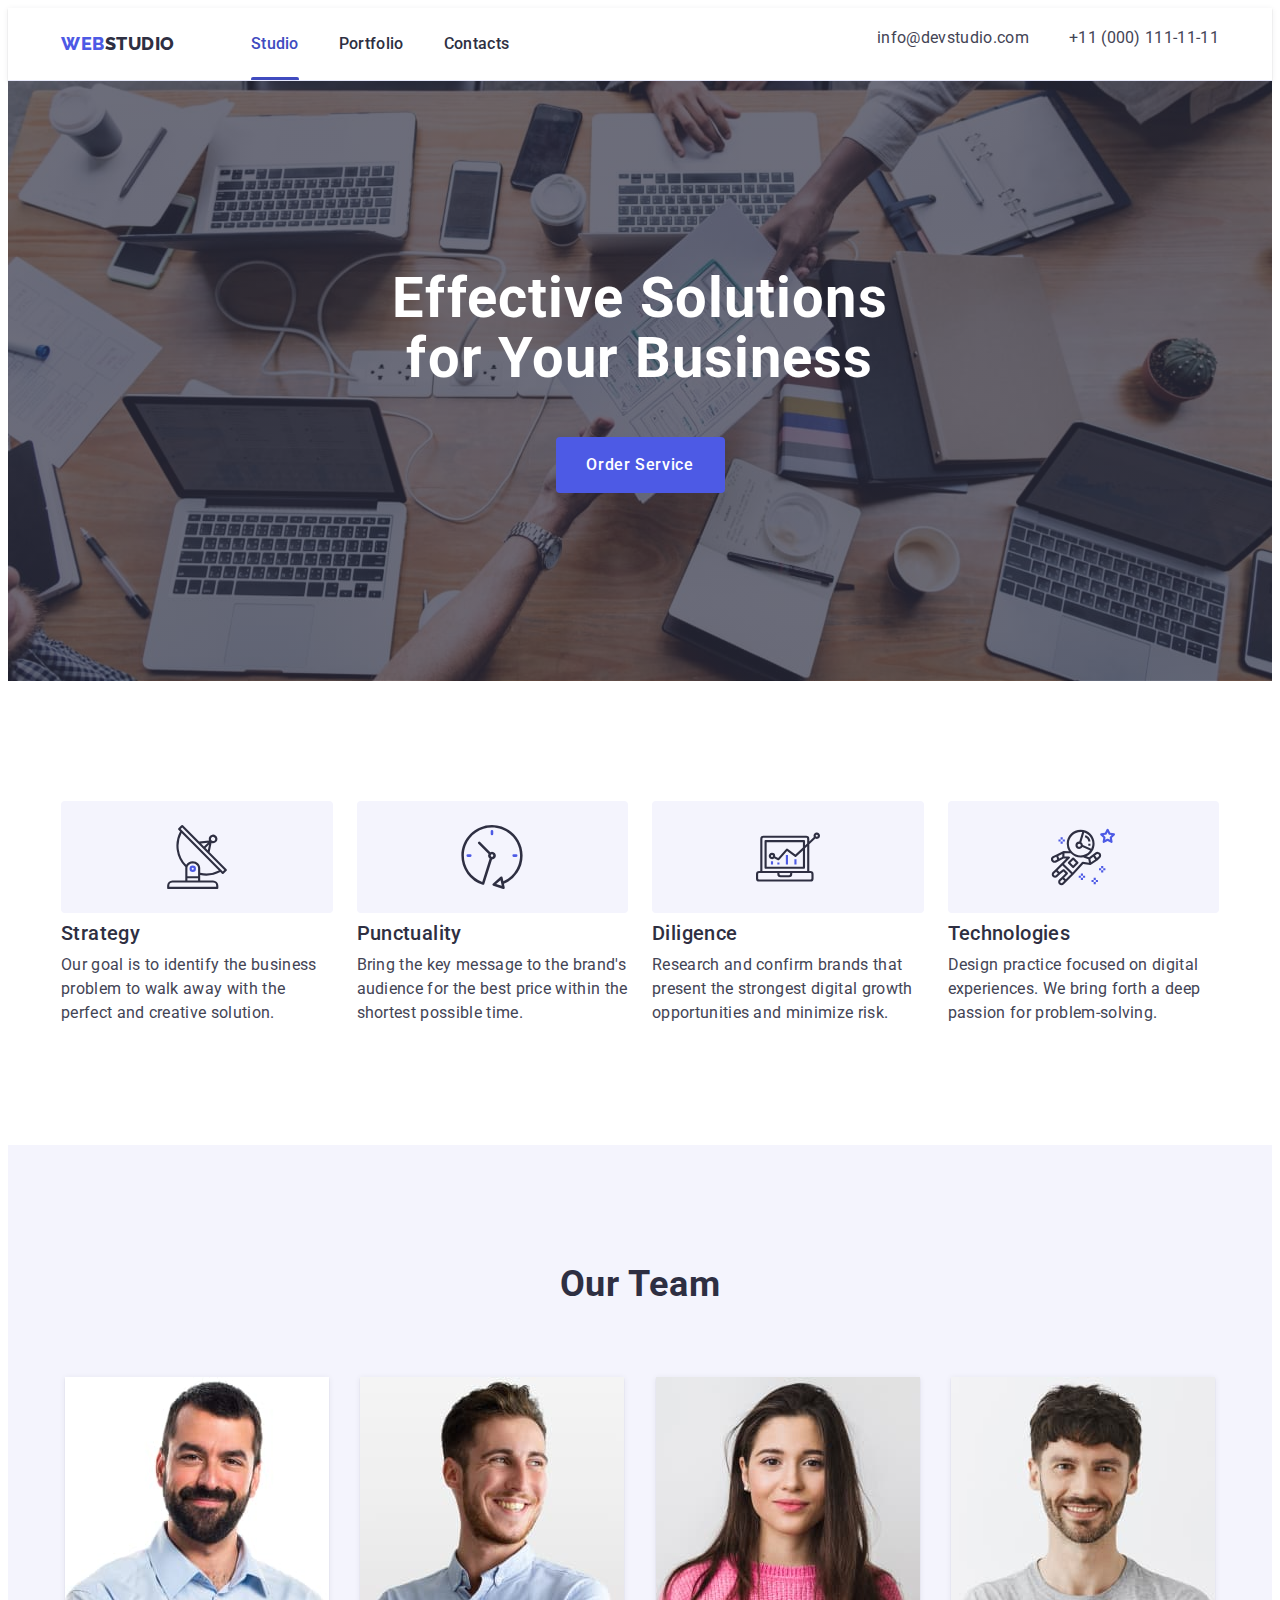
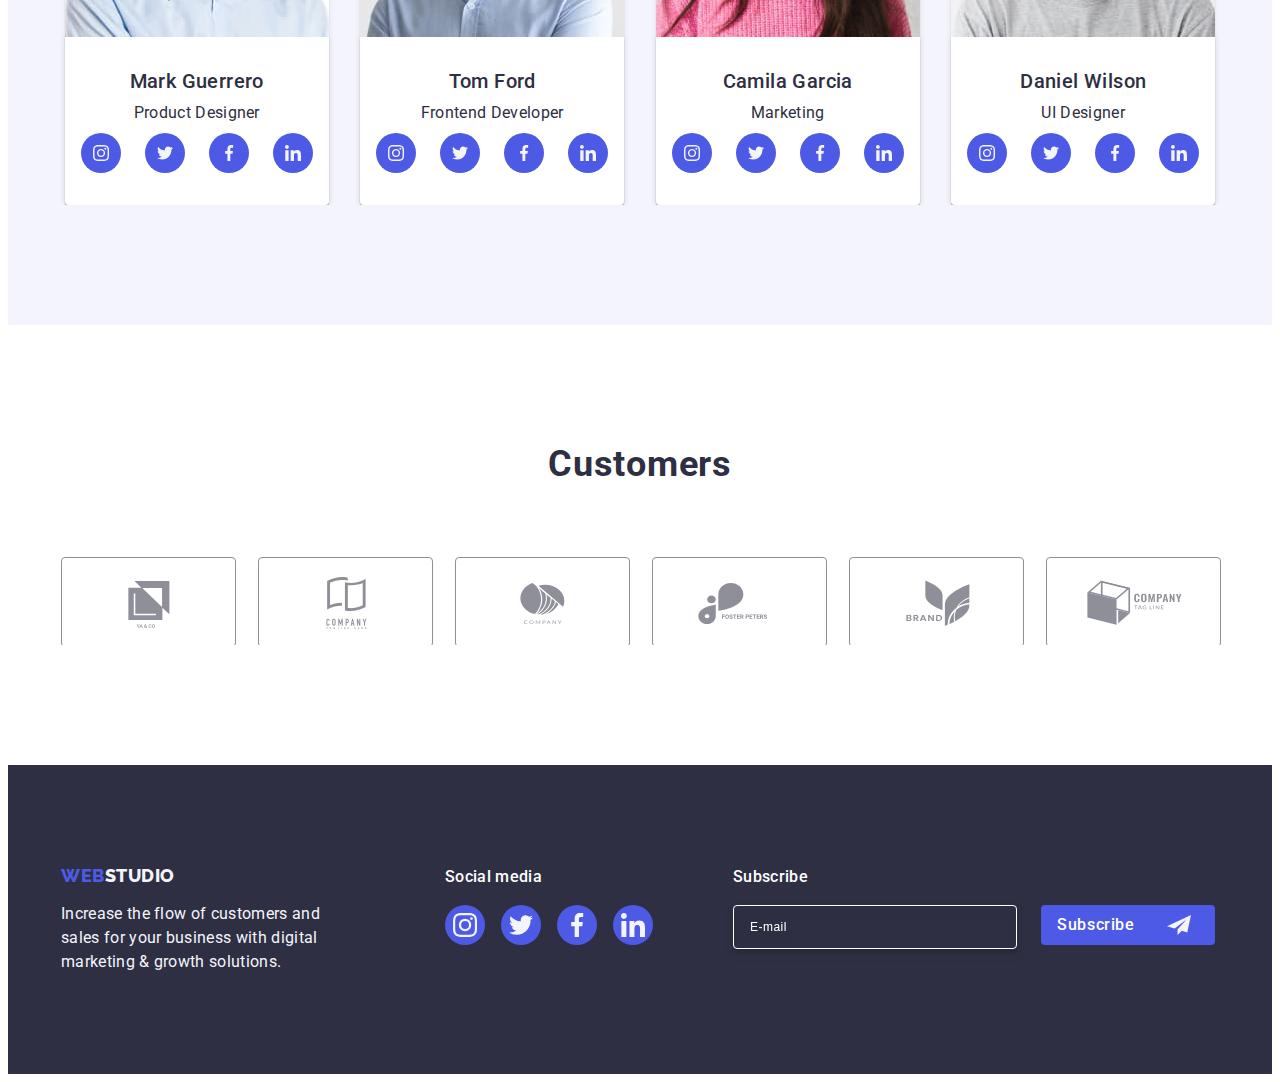
<file: index.html>
<!DOCTYPE html>
<html lang="en">

<head>
    <meta charset="UTF-8">
    <meta name="viewport" content="width=device-width, initial-scale=1.0">
    <title>WebStudio</title>
    <link rel="preconnect" href="https://fonts.googleapis.com">
    <link rel="preconnect" href="https://fonts.gstatic.com" crossorigin>
    <link
        href="https://fonts.googleapis.com/css2?family=Raleway:wght@800&family=Roboto:wght@400;500;700;900&display=swap"
        rel="stylesheet">
    <link rel="stylesheet" href="https://cdnjs.cloudflare.com/ajax/libs/modern-normalize/2.0.0/modern-normalize.min.css"
        integrity="sha512-4xo8blKMVCiXpTaLzQSLSw3KFOVPWhm/TRtuPVc4WG6kUgjH6J03IBuG7JZPkcWMxJ5huwaBpOpnwYElP/m6wg=="
        crossorigin="anonymous" referrerpolicy="no-referrer" />
    <link rel="stylesheet" href="./css/style.css">
    <link rel="stylesheet" href="./css/media.css">
</head>

<body>
 
     <header class="main-menu accent">
        <div class="header-content container mobile-cont">
            <nav class="menu">
                <a href="./index.html" class="logo logotype link">Web<span class="highlight">Studio</span></a>
                <ul class="list menu-content">
                    <li><a href="./index.html" class="link nav-menu callout current">Studio</a></li>
                    <li><a href="./portfolio.html" class="link nav-menu callout">Portfolio</a></li>
                    <li><a href="" class="link nav-menu callout">Contacts</a></li>

                </ul>
            </nav>
            <address class="h-address contacts-content">
                <ul class="list inline">
                    <li class=""><a href="mailto:info@devstudio.com" class="adress-item link">info@devstudio.com</a>
                    </li>
                    <li class=""><a href="tel:+110001111111" class="adress-item link">+11 (000) 111-11-11</a>
                    </li>
                </ul>
            </address>
        
           <button type="button" class="mobile-menu-open-bttn" mobile-open><svg class="hamburger" width="32"height="22"><use href="./images/icons.svg#icon-menu-hamburger"></use>
            </svg>
           </button>
        </div>
    <div class="mobile-menu is-hidden" mobile>
        <div>
           <button type="button" class="mobile-menu-close-bttn" mobile-close>
            <svg class="mobile-icon" width="8" height="8">
                <use href="./images/icons.svg#icon-close-black"></use>
            </svg>
           </button>

            <ul class="list mobile-menu-content">
                <li class="mob-menu-li"><a href="./index.html" class="link mob-link">Studio</a></li>
                <li class="mob-menu-li"><a href="./portfolio.html" class="link mob-link">Portfolio</a></li>
                <li class="mob-menu-li"><a href="" class="link mob-link">Contacts</a></li>
            </ul>
        </div>
        <div class="">
            <address class="mob-address">
                <ul class="mob-address-ul list">
                    <li class="mob-address-li"><a href="tel:+110001111111" class="link mob-link">+11 (000) 111-11-11</a>
                    </li>
                    <li class="mob-address-li"><a href="mailto:info@devstudio.com" class="link mob-address-item">info@devstudio.com</a>
                    </li>
                </ul>
            </address>
            
            <ul class="list mob-social-media">
                    <li class="social-media-ellipse"><a class="ellipse link" href="" aria-label="instagram"
                            target="_blank" rel="nooppener no-referrer"><svg class="icon-color" width="24"
                                height="24">
                                <use href="./images/icons.svg#icon-instagram"></use>
                            </svg></a></li>
                    <li class="social-media-ellipse"><a class="ellipse link" href="" aria-label="twitter"
                            target="_blank" rel="nooppener no-referrer"><svg class="icon-color" width="24"
                                height="24">
                                <use href="./images/icons.svg#icon-twitter"></use>
                            </svg></a></li>
                    <li class="social-media-ellipse"><a class="ellipse link" href="" aria-label="facebook"
                            target="_blank" rel="nooppener no-referrer"><svg class="icon-color" width="24"
                                height="24">
                                <use href="./images/icons.svg#icon-facebook"></use>
                            </svg></a></li>
                    <li class="social-media-ellipse"><a class="ellipse link" href="" aria-label="linkedin"
                            target="_blank" rel="nooppener no-referrer"><svg class="icon-color" width="24"
                                height="24">
                                <use href="./images/icons.svg#icon-linkedin"></use>
                            </svg></a></li>
            </ul>
            </div>
    </div>
    </header>

    <main>
        <section class="solutions hero">
            <div class="container">
                <h1 class="eff-sol text-title">Effective Solutions
                    for Your Business</h1>

                <button type="button" class="click bttn" data-modal-open>Order Service</button>
            </div>
        </section>

        <section class="section">
            <div class="container">
                <h2 class="visually-hidden">features</h2>
                <ul class="features list">
                    <li class="element">
                        <div class="cube">
                            <svg class="icons-point" width="64" height="64">
                                <use href="./images/icons.svg#icon-antenna"></use>
                            </svg>
                        </div>
                        <h3 class="points">Strategy</h3>

                        <p class="point-text">Our goal is to identify the business
                            problem to walk away with the perfect and creative solution.</p>
                    </li>

                    <li class="element">
                        <div class="cube">
                            <svg class="icons-point" width="64" height="64">
                                <use href="./images/icons.svg#icon-clock"></use>
                            </svg>
                        </div>
                        <h3 class="points">Punctuality</h3>

                        <p class="point-text">Bring the key message to the brand's audience for the best price
                            within
                            the
                            shortest possible
                            time.
                        </p>
                    </li>

                    <li class="element">
                        <div class="cube">
                            <svg class="icons-point" width="64" height="64">
                                <use href="./images/icons.svg#icon-diagram"></use>
                            </svg>
                        </div>
                        <h3 class="points">Diligence</h3>

                        <p class="point-text">Research and confirm brands that present the strongest digital growth
                            opportunities and minimize
                            risk.
                        </p>
                    </li>

                    <li class="element">
                        <div class="cube">
                            <svg class="icons-point" width="64" height="64">
                                <use href="./images/icons.svg#icon-astronaut"></use>
                            </svg>
                        </div>
                        <h3 class="points">Technologies</h3>

                        <p class="point-text">Design practice focused on digital experiences. We bring forth a deep
                            passion
                            for
                            problem-solving.
                        </p>
                    </li>
                </ul>
            </div>
        </section>

        <section class="third-section">
            <div class="container">
                <h2 class="title pict-title">What are we doing</h2>
                <ul class="list pictures">

                    <li class=" illustration"><img srcset="./images/img-1.jpg 1x, ./images/img-1x2.jpg 2x" src="./images/img-1.jpg" alt="computer" width="360"></li>
                    <li class=" illustration"><img srcset="./images/img-2.jpg 1x, ./images/img-2x2.jpg 2x" src="./images/img-2.jpg" alt="screens" width="360"></li>
                    <li class=" illustration"><img srcset="./images/img-3.jpg 1x, ./images/img-3x2.jpg 2x" src="./images/img-3.jpg" alt="phone" width="360"></li>

                </ul>
            </div>
        </section>

        <section class="team section">
            <div class="container narrow">
                <h2 class="title pict-title">Our Team</h2>

                <ul class="list pictures">
                    <li class="member avatar"><img srcset="./images/foto-1.jpg 1x, ./images/foto-1-x2.jpg 2x" src="./images/foto-1.jpg" alt="Product Designer" width="264">
                        <div class="card">
                            <h3 class="team-title indent center name">Mark Guerrero</h3>
                            <p class="team-text indent center name">Product Designer</p>
                            <ul class="list social-media">
                                <li class="social-media-ellipse"><a class="ellipse link" href="" aria-label="instagram"
                                        target="_blank" rel="nooppener no-referrer"><svg class="icon-color" width="16"
                                            height="16">
                                            <use href="./images/icons.svg#icon-instagram"></use>
                                        </svg></a></li>
                                <li class="social-media-ellipse"><a class="ellipse link" href="" aria-label="twitter"
                                        target="_blank" rel="nooppener no-referrer"><svg class="icon-color" width="16"
                                            height="16">
                                            <use href="./images/icons.svg#icon-twitter"></use>
                                        </svg></a></li>
                                <li class="social-media-ellipse"><a class="ellipse link" href="" aria-label="facebook"
                                        target="_blank" rel="nooppener no-referrer"><svg class="icon-color" width="16"
                                            height="16">
                                            <use href="./images/icons.svg#icon-facebook"></use>
                                        </svg></a></li>
                                <li class="social-media-ellipse"><a class="ellipse link" href="" aria-label="linkedin"
                                        target="_blank" rel="nooppener no-referrer"><svg class="icon-color" width="16"
                                            height="16">
                                            <use href="./images/icons.svg#icon-linkedin"></use>
                                        </svg></a></li>
                            </ul>
                        </div>
                    </li>
                    <li class="member avatar"><img srcset="./images/foto-2.jpg 1x, ./images/foto-2-x2.jpg 2x" src="./images/foto-2.jpg" alt="Frontend Developer" width="264">
                        <div class="card">
                            <h3 class="team-title indent center name">Tom Ford</h3>
                            <p class="team-text indent center name">Frontend Developer</p>
                            <ul class="list social-media">
                                <li class="social-media-ellipse"><a class="ellipse link" href="" aria-label="instagram"
                                        target="_blank" rel="nooppener no-referrer"><svg class="icon-color" width="16"
                                            height="16">
                                            <use href="./images/icons.svg#icon-instagram"></use>
                                        </svg></a></li>
                                <li class="social-media-ellipse"><a class="ellipse link" href="" aria-label="twitter"
                                        target="_blank" rel="nooppener no-referrer"><svg class="icon-color" width="16"
                                            height="16">
                                            <use href="./images/icons.svg#icon-twitter"></use>
                                        </svg></a></li>
                                <li class="social-media-ellipse"><a class="ellipse link" href="" aria-label="facebook"
                                        target="_blank" rel="nooppener no-referrer"><svg class="icon-color" width="16"
                                            height="16">
                                            <use href="./images/icons.svg#icon-facebook"></use>
                                        </svg></a></li>
                                <li class="social-media-ellipse"><a class="ellipse link" href="" aria-label="linkedin"
                                        target="_blank" rel="nooppener no-referrer"><svg class="icon-color" width="16"
                                            height="16">
                                            <use href="./images/icons.svg#icon-linkedin"></use>
                                        </svg></a></li>
                            </ul>
                        </div>
                    </li>
                    <li class="member avatar"><img srcset="./images/foto-3.jpg 1x, ./images/foto-3-x2.jpg 2x" src="./images/foto-3.jpg" alt="Marketing" width="264">
                        <div class="card">
                            <h3 class="team-title indent center name">Camila Garcia</h3>
                            <p class="team-text indent center name">Marketing</p>
                            <ul class="list social-media">
                                <li class="social-media-ellipse"><a class="ellipse link" href="" aria-label="instagram"
                                        target="_blank" rel="nooppener no-referrer"><svg class="icon-color" width="16"
                                            height="16">
                                            <use href="./images/icons.svg#icon-instagram"></use>
                                        </svg></a>
                                </li>
                                <li class="social-media-ellipse"><a class="ellipse link" href="" aria-label="twitter"
                                        target="_blank" rel="nooppener no-referrer"><svg class="icon-color" width="16"
                                            height="16">
                                            <use href="./images/icons.svg#icon-twitter"></use>
                                        </svg></a></li>
                                <li class="social-media-ellipse"><a class="ellipse link" href="" aria-label="facebook"
                                        target="_blank" rel="nooppener no-referrer"><svg class="icon-color" width="16"
                                            height="16">
                                            <use href="./images/icons.svg#icon-facebook"></use>
                                        </svg></a></li>
                                <li class="social-media-ellipse"><a class="ellipse link" href="" aria-label="linkedin"
                                        target="_blank" rel="nooppener no-referrer"><svg class="icon-color" width="16"
                                            height="16">
                                            <use href="./images/icons.svg#icon-linkedin"></use>
                                        </svg></a></li>
                            </ul>
                        </div>
                    </li>
                    <li class="member avatar"><img srcset="./images/foto-4.jpg 1x, ./images/foto-4-x2.jpg 2x" src="./images/foto-4.jpg" alt="UI Designer" width="264">
                        <div class="card">
                            <h3 class="team-title indent center name">Daniel Wilson</h3>
                            <p class="team-text indent center name">UI Designer</p>
                            <ul class="list social-media">
                                <li class="social-media-ellipse"><a class="ellipse link" href="" aria-label="instagram"
                                        target="_blank" rel="nooppener no-referrer"><svg class="icon-color" width="16"
                                            height="16">
                                            <use href="./images/icons.svg#icon-instagram"></use>
                                        </svg></a></li>
                                <li class="social-media-ellipse"><a class="ellipse link" href="" aria-label="twitter"
                                        target="_blank" rel="nooppener no-referrer"><svg class="icon-color" width="16"
                                            height="16">
                                            <use href="./images/icons.svg#icon-twitter"></use>
                                        </svg></a></li>
                                <li class="social-media-ellipse"><a class="ellipse link" href="" aria-label="facebook"
                                        target="_blank" rel="nooppener no-referrer"><svg class="icon-color" width="16"
                                            height="16">
                                            <use href="./images/icons.svg#icon-facebook"></use>
                                        </svg></a></li>
                                <li class="social-media-ellipse"><a class="ellipse link" href="" aria-label="linkedin"
                                        target="_blank" rel="nooppener no-referrer"><svg class="icon-color" width="16"
                                            height="16">
                                            <use href="./images/icons.svg#icon-linkedin"></use>
                                        </svg></a></li>
                            </ul>
                        </div>
                    </li>
                </ul>
            </div>
        </section>
        <section class="section">
            <div class="container">
                <h2 class="title pict-title">Customers</h2>
                <ul class="list customers">
                    <li class="emblem"><a class="link emblem-link" href="" aria-label="logo" target="_blank"
                            rel="nooppener no-referrer"><svg class="emblem-svg" width="104" height="56">
                                <use href="./images/icons.svg#icon-logo"></use>
                            </svg></a></li>
                    <li class="emblem"><a class="link emblem-link" href="" aria-label="logo-1" target="_blank"
                            rel="nooppener no-referrer"><svg class="emblem-svg" width="104" height="56">
                                <use href="./images/icons.svg#icon-logo-1"></use>
                            </svg></a></li>
                    <li class="emblem"><a class="link emblem-link" href="" aria-label="logo-2" target="_blank"
                            rel="nooppener no-referrer"><svg class="emblem-svg" width="104" height="56">
                                <use href="./images/icons.svg#icon-logo-2"></use>
                            </svg></a></li>
                    <li class="emblem"><a class="link emblem-link" href="" aria-label="logo-5" target="_blank"
                            rel="nooppener no-referrer"><svg class="emblem-svg" width="104" height="56">
                                <use href="./images/icons.svg#icon-logo-5"></use>
                            </svg></a></li>
                    <li class="emblem"><a class="link emblem-link" href="" aria-label="logo-3" target="_blank"
                            rel="nooppener no-referrer"><svg class="emblem-svg" width="104" height="56">
                                <use href="./images/icons.svg#icon-logo-3"></use>
                            </svg></a></li>
                    <li class="emblem"><a class="link emblem-link" href="" aria-label="logo-4" target="_blank"
                            rel="nooppener no-referrer"><svg class="emblem-svg" width="104" height="56">
                                <use href="./images/icons.svg#icon-logo-4"></use>
                            </svg></a></li>
                </ul>
            </div>
        </section>
    </main> 
    <footer class="down down-cont">
        <div class="container footer-container">
            <div class="lp-cont">
                <a href="./index.html" class="logo link mark">Web<span class="down-logo">Studio</span></a>
                <p class="down-par down-text">Increase the flow of customers and sales for your business with digital
                    marketing & growth solutions.
                </p>
            </div>
            <div class="sm-cont">
                <p class="social-media-paragraph"> Social media</p>
                <ul class="list social-media-list">
                    <li class="social-media-point"><a class="footer-media link" href="" aria-label="instagram"
                            target="_blank" rel="nooppener no-referrer"><svg class="icon-color" width="24" height="24">
                                <use href="./images/icons.svg#icon-instagram"></use>
                            </svg></a></li>
                    <li class="social-media-point"><a class="footer-media link" href="" aria-label="twitter"
                            target="_blank" rel="nooppener no-referrer"><svg class="icon-color" width="24" height="24">
                                <use href="./images/icons.svg#icon-twitter"></use>
                            </svg></a></li>
                    <li class="social-media-point"><a class="footer-media link" href="" aria-label="facebook"
                            target="_blank" rel="nooppener no-referrer"><svg class="icon-color" width="24" height="24">
                                <use href="./images/icons.svg#icon-facebook"></use>
                            </svg></a></li>
                    <li class="social-media-point"><a class="footer-media link" href="" aria-label="linkedin"
                            target="_blank" rel="nooppener no-referrer"><svg class="icon-color" width="24" height="24">
                                <use href="./images/icons.svg#icon-linkedin"></use>
                            </svg></a></li>
                </ul>
            </div>
            <div class="footer-form-content">
                <p class="footer-foorm-paragraph">Subscribe</p>
                <form class="footer-form">
                    <label class="footer-form-label"><input class="footer-input" name="email" type="email"
                            placeholder="E-mail" /></label>
                    <button class="footer-btn" type="submit">Subscribe<svg class="icon-color footer-frame" width="24"
                            height="24">
                            <use href="./images/icons.svg#icon-frame"></use>
                        </svg>
                    </button>
                </form>
            </div>
        </div>
    </footer>

    <div class="backdrop is-hidden" data-modal>
        <div class="modal-window">
            <button type="button" class="modal-close-bttn" data-modal-close>
                <svg class="modal-icon" width="8" height="8">
                    <use href="./images/icons.svg#icon-close-black"></use>
                </svg></button>
            <p class="modal-tittle">Leave your contacts and we will call you back</p>
            <form>
                <div class="modal-field"><label for="user-name" class="lable-input">Name </label>
                    <div class="modal-wrap"><input type="text" name="user-name" class="modal-input" required
                            id="user-name" />
                        <svg class="modal-input-svg" width="18" height="24">
                            <use href="./images/icons.svg#icon-person"></use>
                        </svg>
                    </div>
                </div>
                <div class="modal-field"><label for="user-name" class="lable-input">Phone</label>
                    <div class="modal-wrap"><input type="tel" name="user-tel" class="modal-input" required
                            id="user-tel" />
                        <svg class="modal-input-svg" width="18" height="24">
                            <use href="./images/icons.svg#icon-phone"></use>
                        </svg>
                    </div>
                </div>
                <div class="modal-field"><label for="user-email" class="lable-input">Email</label>
                    <div class="modal-wrap"><input type="email" name="user-email" class="modal-input" required
                            id="user-email" />
                        <svg class="modal-input-svg" width="18" height="24">
                            <use href="./images/icons.svg#icon-email"></use>
                        </svg>
                    </div>
                </div>
                <div class="modal-user-comment">
                    <label for="user-comment" class="lable-input">Comment</label>
                    <textarea name="user-comment" id="user-comment" class="modal-textarea"
                        placeholder="Text input"></textarea>
                </div>
                <div class="modal-checkbox">
                    <input type="checkbox" name="user-privacy" id="user-privacy" value="true"
                        class="modal-check visually-hidden" />
                    <label for="user-privacy" class="check-text"><span class="modal-span"><svg class="check-icon"
                                width="10" height="8">
                                <use href="./images/icons.svg#icon-checkmark"></use>
                            </svg>
                        </span>
                        I accept the terms and conditions of the
                        <a href="" class="privacy-link"> Privacy Policy</a></label>
                </div>
                <button type="submit" class="modal-form-bttn" disabled>Send</button>
            </form>

        </div>
    </div>
    <script src="./js/modal.js"></script>
    <script src="./js/mobile.js"></script>
</body>

</html>
</file>
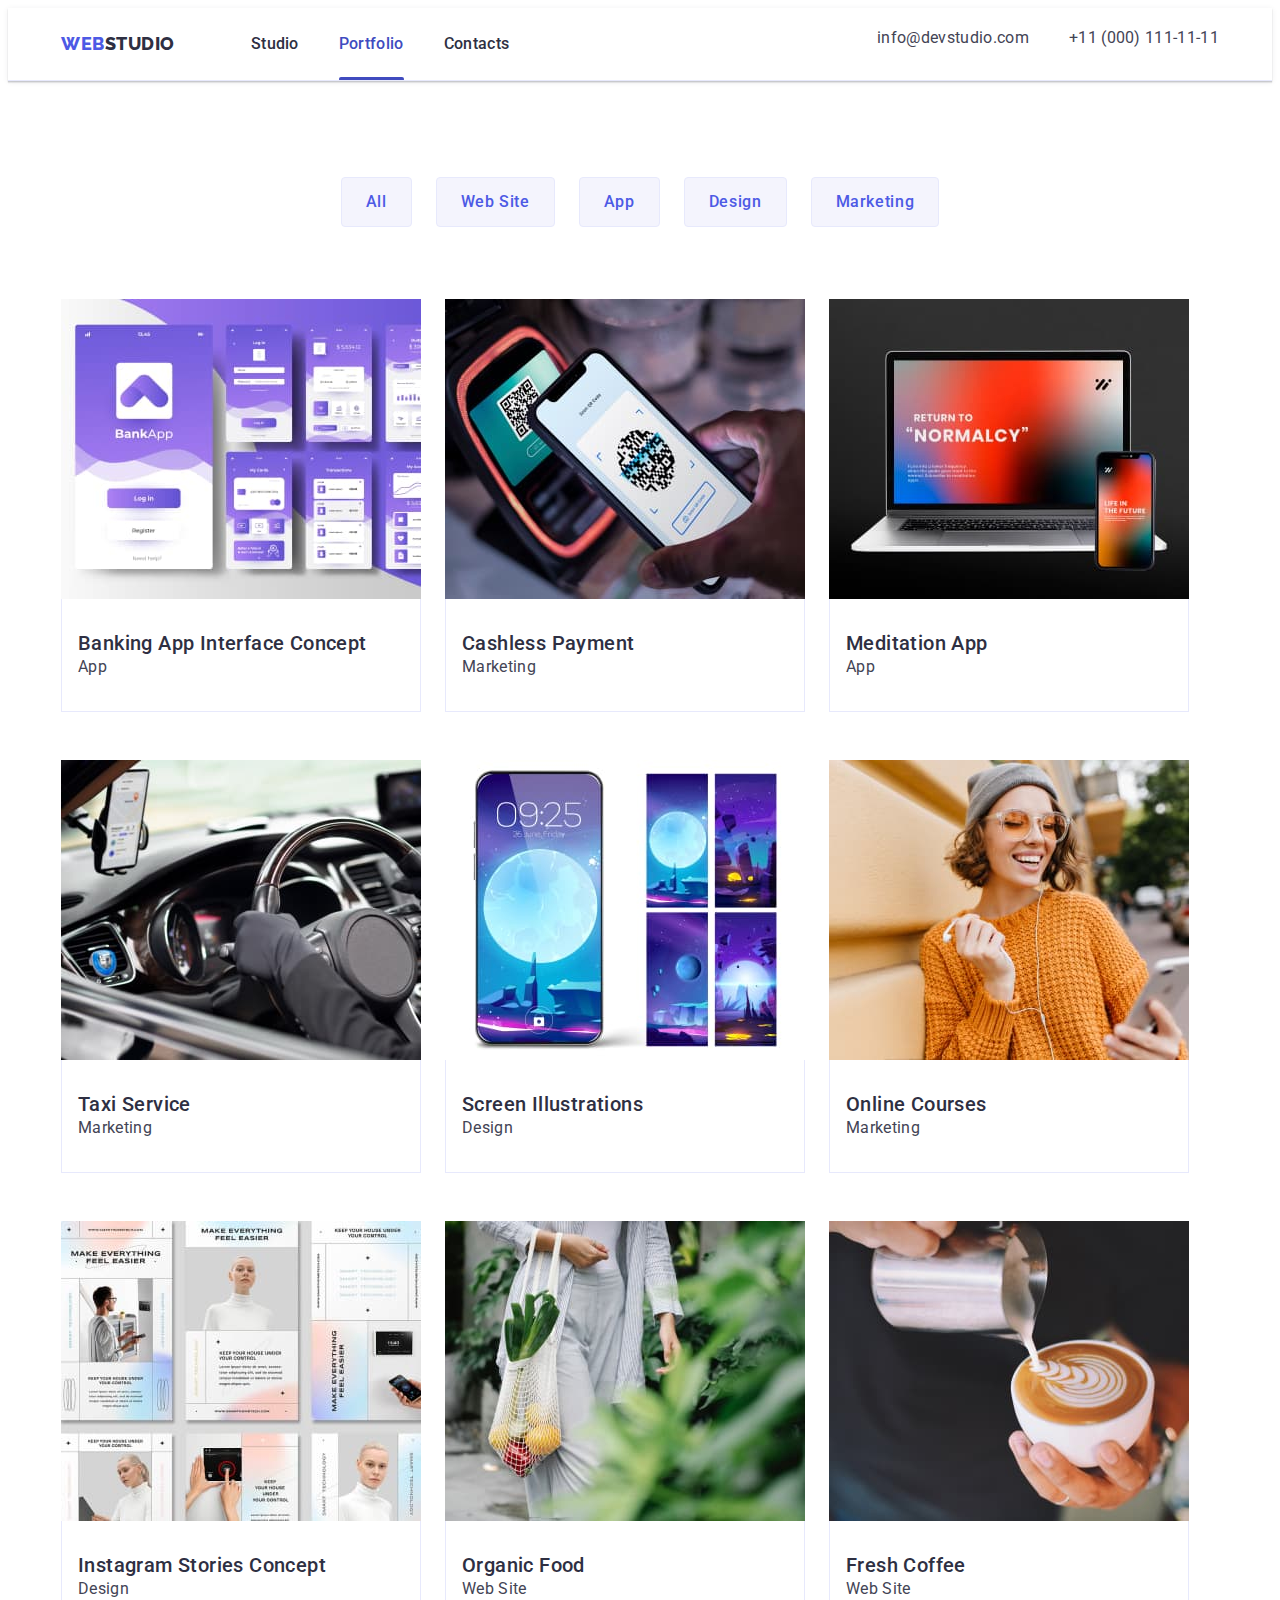
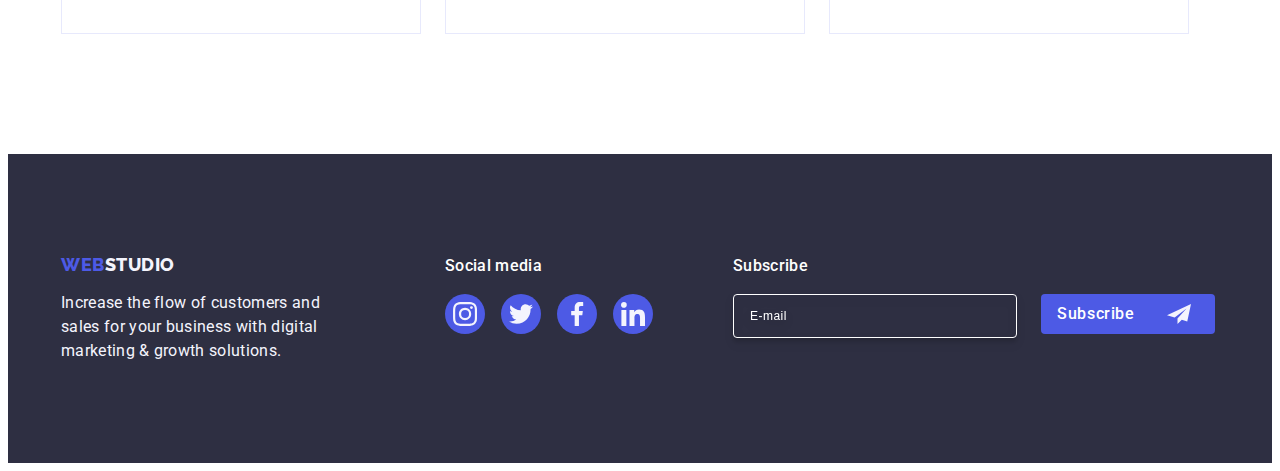
<file: portfolio.html>
<!DOCTYPE html>
<html lang="en">

<head>
    <meta charset="UTF-8">
    <meta name="viewport" content="width=device-width, initial-scale=1.0">
    <title>Portfolio</title>
    <link rel="preconnect" href="https://fonts.googleapis.com">
    <link rel="preconnect" href="https://fonts.gstatic.com" crossorigin>
    <link
        href="https://fonts.googleapis.com/css2?family=Raleway:wght@800&family=Roboto:wght@400;500;700;900&display=swap"
        rel="stylesheet">
    <link rel="stylesheet" href="https://cdnjs.cloudflare.com/ajax/libs/modern-normalize/2.0.0/modern-normalize.min.css"
        integrity="sha512-4xo8blKMVCiXpTaLzQSLSw3KFOVPWhm/TRtuPVc4WG6kUgjH6J03IBuG7JZPkcWMxJ5huwaBpOpnwYElP/m6wg=="
        crossorigin="anonymous" referrerpolicy="no-referrer" />
    <link rel="stylesheet" href="./css/style.css">
    <link rel="stylesheet" href="./css/media.css">
</head>

<body>
    <header class="main-menu accent">
        <div class="header-content container mobile-cont">
            <nav class="menu">
                <a href="./index.html" class="logo logotype link">Web<span class="highlight">Studio</span></a>
                <ul class="list menu-content">
                    <li><a href="./index.html" class="link nav-menu callout">Studio</a></li>
                    <li><a href="./portfolio.html" class="link nav-menu callout current">Portfolio</a></li>
                    <li><a href="" class="link nav-menu callout">Contacts</a></li>

                </ul>
            </nav>
            <address class="h-address contacts-content">
                <ul class="list inline">
                    <li class=""><a href="mailto:info@devstudio.com" class="adress-item link">info@devstudio.com</a>
                    </li>
                    <li class=""><a href="tel:+110001111111" class="adress-item link">+11 (000) 111-11-11</a>
                    </li>
                </ul>
            </address>
        
           <button type="button" class="mobile-menu-open-bttn" mobile-open><svg class="hamburger" width="32" height="22"><use href="./images/icons.svg#icon-menu-hamburger"></use>
            </svg>
           </button>
        </div>
        <div class="mobile-menu is-hidden" mobile>
            <div>
              <button type="button" class="mobile-menu-close-bttn" mobile-close>
                <svg class="mobile-icon" width="8" height="8">
                    <use href="./images/icons.svg#icon-close-black"></use>
                </svg></button>
    
                <ul class="list mobile-menu-content">
                    <li class="mob-menu-li"><a href="./index.html" class="link mob-link">Studio</a></li>
                    <li class="mob-menu-li"><a href="./portfolio.html" class="link mob-link">Portfolio</a></li>
                    <li class="mob-menu-li"><a href="" class="link mob-link">Contacts</a></li>
                </ul>
            </div>
                <address class="mob-address">
                    <ul class="mob-address-ul list">
                        <li class="mob-address-li"><a href="tel:+110001111111" class="link mob-link">+11 (000) 111-11-11</a>
                        </li>
                        <li class="mob-address-li"><a href="mailto:info@devstudio.com" class="link mob-address-item">info@devstudio.com</a>
                        </li>
                    </ul>
                </address>
                    <ul class="list mob-social-media">
                        <li class="social-media-ellipse"><a class="ellipse link" href="" aria-label="instagram"
                                target="_blank" rel="nooppener no-referrer"><svg class="icon-color" width="24"
                                    height="24">
                                    <use href="./images/icons.svg#icon-instagram"></use>
                                </svg></a></li>
                        <li class="social-media-ellipse"><a class="ellipse link" href="" aria-label="twitter"
                                target="_blank" rel="nooppener no-referrer"><svg class="icon-color" width="24"
                                    height="24">
                                    <use href="./images/icons.svg#icon-twitter"></use>
                                </svg></a></li>
                        <li class="social-media-ellipse"><a class="ellipse link" href="" aria-label="facebook"
                                target="_blank" rel="nooppener no-referrer"><svg class="icon-color" width="24"
                                    height="24">
                                    <use href="./images/icons.svg#icon-facebook"></use>
                                </svg></a></li>
                        <li class="social-media-ellipse"><a class="ellipse link" href="" aria-label="linkedin"
                                target="_blank" rel="nooppener no-referrer"><svg class="icon-color" width="24"
                                    height="24">
                                    <use href="./images/icons.svg#icon-linkedin"></use>
                                </svg></a></li>
                    </ul>
                
        </div>

    </header>

    <main>
        <section class="portfolio-section">
            <div class="container">
                <h1 class="visually-hidden">buttons</h1>
                <ul class="list main-type">
                    <li><button type="button" class="press">All</button></li>
                    <li><button type="button" class="press">Web Site</button></li>
                    <li><button type="button" class="press">App</button></li>
                    <li><button type="button" class="press">Design</button></li>
                    <li><button type="button" class="press">Marketing</button></li>
                </ul>



                <ul class="list portfolio-pict">
                    <li class="li-pict">
                        <a href="" class="link portfolio-link">
                            <div class="pict-cont">
                                <picture>
                                    <source srcset="./images/banking.jpg 1x, ./images/banking-x2.jpg 2x" media="(min-width: 1158px)"/>
                                    <source srcset="./images/banking-tab-x1.jpg 1x, ./images/banking-tab-x2.jpg 2x" media="(min-width: 768px)"/>
                                    <source srcset="./images/banking-mob-x1.jpg 1x, ./images/banking-mob-x2.jpg 2x" media="(min-width: 320px)"/>
                                    <img src="./images/banking.jpg" alt="app-interface" width="396">
                                </picture>
                                <p class="overlay-cover">14 Stylish and User-Friendly App Design Concepts · Task Manager
                                    App ·
                                    Calorie Tracker App · Exotic Fruit Ecommerce App ·
                                    Cloud Storage App</p>
                            </div>
                            <div class="description">
                                <h2 class="services indent">Banking App Interface Concept</h2>
                                <p class="applications">App</p>

                            </div>
                        </a>
                    </li>
                    <li class="li-pict">
                        <a href="" class="link portfolio-link">
                            <div class="pict-cont">
                                <picture>
                                    <source srcset="./images/cash-pay.jpg 1x, ./images/cash-pay-x2.jpg 2x" media="(min-width: 1158px)"/>
                                    <source srcset="./images/images/cash-pay-tab.jpg 1x, ./images/cash-pay-tab-x2.jpg 2x" media="(min-width: 768px)"/>
                                    <source srcset="./images/cash-pay-mob.jpg 1x, ./images/cash-pay-mob-x2.jpg 2x" media="(min-width: 320px)"/>
                                    <img src="./images/cash-pay.jpg" alt="payment" width="396">
                                </picture>
                                <p class="overlay-cover">14 Stylish and User-Friendly App Design Concepts · Task Manager
                                    App ·
                                    Calorie Tracker App · Exotic Fruit Ecommerce App ·
                                    Cloud Storage App</p>
                            </div>
                            <div class="description">
                                <h2 class="services indent">Cashless Payment</h2>
                                <p class="applications">Marketing</p>
                            </div>
                        </a>
                    </li>
                    <li class="li-pict">

                        <a href="" class="link portfolio-link">
                            <div class="pict-cont">
                                <picture>
                                    <source srcset="./images/medit.jpg 1x, ./images/medit-x2.jpg 2x" media="(min-width: 1158px)"/>
                                    <source srcset="./images/medit-tab.jpg 1x, ./images/medit-tab-x2.jpg 2x" media="(min-width: 768px)"/>
                                    <source srcset="./images/medit-mob.jpg 1x, ./images/medit-mob-x2.jpg 2x" media="(min-width: 320px)"/>
                                    <img src="./images/medit.jpg" alt="app" width="396">
                                </picture>
                                <p class="overlay-cover">14 Stylish and User-Friendly App Design Concepts · Task Manager
                                    App ·
                                    Calorie Tracker App · Exotic Fruit Ecommerce App ·
                                    Cloud Storage App</p>
                            </div>
                            <div class="description">
                                <h2 class="services indent">Meditation App</h2>
                                <p class="applications">App</p>
                            </div>
                        </a>
                    </li>
                    <li class="li-pict">
                        <a href="" class="link portfolio-link">
                            <div class="pict-cont">
                                <picture>
                                    <source srcset="./images/taxi.jpg 1x, ./images/taxi-x2.jpg 2x" media="(min-width: 1158px)"/>
                                    <source srcset="./images/taxi-tab.jpg 1x, ./images/taxi-tab-x2.jpg 2x" media="(min-width: 768px)"/>
                                    <source srcset="./images/taxi-mob.jpg 1x, ./images/taxi-mob-x2.jpg 2x" media="(min-width: 320px)"/>
                                    <img src="./images/taxi.jpg" alt="service" width="396">
                                </picture>
                                <p class="overlay-cover">14 Stylish and User-Friendly App Design Concepts · Task Manager
                                    App ·
                                    Calorie Tracker App · Exotic Fruit Ecommerce App ·
                                    Cloud Storage App</p>
                            </div>
                            <div class="description">
                                <h2 class="services indent">Taxi Service</h2>
                                <p class="applications">Marketing</p>
                            </div>
                        </a>
                    </li>
                    <li class="li-pict">
                        <a href="" class="link portfolio-link">
                            <div class="pict-cont">
                                <picture>
                                    <source srcset="./images/illustr.jpg 1x, ./images/illustr-x2.jpg 2x" media="(min-width: 1158px)"/>
                                    <source srcset="./images/illustr-tab.jpg 1x, ./images/illustr-tab-x2.jpg 2x" media="(min-width: 768px)"/>
                                    <source srcset="./images/illustr-mob.jpg 1x, ./images/illustr-mob-x2.jpg 2x" media="(min-width: 320px)"/>
                                    <img src="./images/illustr.jpg" alt="screen" width="396">
                                </picture>
                                <p class="overlay-cover">14 Stylish and User-Friendly App Design Concepts · Task Manager
                                    App ·
                                    Calorie Tracker App · Exotic Fruit Ecommerce App ·
                                    Cloud Storage App</p>
                            </div>
                            <div class="description">
                                <h2 class="services indent">Screen Illustrations</h2>
                                <p class="applications">Design</p>
                            </div>
                        </a>
                    </li>
                    <li class="li-pict">
                        <a href="" class="link portfolio-link">
                            <div class="pict-cont">
                                <picture>
                                    <source srcset="./images/on-courses.jpg 1x, ./images/on-courses-x2.jpg 2x" media="(min-width: 1158px)"/>
                                    <source srcset="./images/on-courses-tab.jpg 1x, ./images/on-courses-tab-x2.jpg 2x" media="(min-width: 768px)"/>
                                    <source srcset="./images/on-courses-mob.jpg 1x, ./images/on-courses-mob-x2.jpg 2x" media="(min-width: 320px)"/>
                                    <img src="./images/on-courses.jpg" alt="couses" width="396">
                                </picture>
                                <p class="overlay-cover">14 Stylish and User-Friendly App Design Concepts · Task Manager
                                    App ·
                                    Calorie Tracker App · Exotic Fruit Ecommerce App ·
                                    Cloud Storage App</p>
                            </div>
                            <div class="description">
                                <h2 class="services indent">Online Courses</h2>
                                <p class="applications">Marketing</p>
                            </div>
                        </a>
                    </li>
                    <li class="li-pict">
                        <a href="" class="link portfolio-link">
                            <div class="pict-cont">
                                <picture>
                                    <source srcset="./images/insta.jpg 1x, ./images/insta-x2.jpg 2x" media="(min-width: 1158px)"/>
                                    <source srcset="./images/insta-tab.jpg 1x, ./images/insta-tab-x2.jpg 2x" media="(min-width: 768px)"/>
                                    <source srcset="./images/insta-mob.jpg 1x, ./images/insta-mob-x2.jpg 2x" media="(min-width: 320px)"/>
                                    <img src="./images/insta.jpg" alt="stories" width="396">
                                </picture>
                                <p class="overlay-cover">14 Stylish and User-Friendly App Design Concepts · Task Manager
                                    App ·
                                    Calorie Tracker App · Exotic Fruit Ecommerce App ·
                                    Cloud Storage App</p>
                            </div>
                            <div class="description">
                                <h2 class="services indent">Instagram Stories Concept</h2>
                                <p class="applications">Design</p>
                            </div>
                        </a>
                    </li>
                    <li class="li-pict">
                        <a href="" class="link portfolio-link">
                            <div class="pict-cont">
                                <picture>
                                    <source srcset="./images//organic.jpg 1x, ./images//organic-x2.jpg 2x" media="(min-width: 1158px)"/>
                                    <source srcset="./images//organic-tab.jpg 1x, ./images//organic-tab-x2.jpg 2x" media="(min-width: 768px)"/>
                                    <source srcset="./images//organic-mob.jpg 1x, ./images//organic-mob-x2.jpg 2x" media="(min-width: 320px)"/>
                                    <img src="./images/organic.jpg" alt="food" width="396">
                                </picture>
                                <p class="overlay-cover">14 Stylish and User-Friendly App Design Concepts · Task Manager
                                    App ·
                                    Calorie Tracker App · Exotic Fruit Ecommerce App ·
                                    Cloud Storage App</p>
                            </div>
                            <div class="description">
                                <h2 class="services indent">Organic Food</h2>
                                <p class="applications">Web Site</p>
                            </div>
                        </a>
                    </li>
                    <li class="li-pict">
                        <a href="" class="link portfolio-link">
                            <div class="pict-cont">
                                <picture>
                                    <source srcset="./images/fresh.jpg 1x, ./images/fresh-x2.jpg 2x" media="(min-width: 1158px)"/>
                                    <source srcset="./images/fresh-tab.jpg 1x, ./images/fresh-tab-x2.jpg 2x" media="(min-width: 768px)"/>
                                    <source srcset="./images/fresh-mob.jpg 1x, ./images/fresh-mob-x2.jpg 2x" media="(min-width: 320px)"/>
                                    <img src="./images/fresh.jpg" alt="coffee" width="396">
                                </picture>
                                <p class="overlay-cover">14 Stylish and User-Friendly App Design Concepts · Task Manager
                                    App ·
                                    Calorie Tracker App · Exotic Fruit Ecommerce App ·
                                    Cloud Storage App</p>
                            </div>
                            <div class="description">
                                <h2 class="services indent">Fresh Coffee</h2>
                                <p class="applications">Web Site</p>
                            </div>
                        </a>
                    </li>
                </ul>
            </div>
        </section>
    </main>

    <footer class="down down-cont">
        <div class="container footer-container">
            <div class="lp-cont">
                <a href="./index.html" class="logo link mark">Web<span class="down-logo">Studio</span></a>
                <p class="down-par down-text">Increase the flow of customers and sales for your business with digital
                    marketing & growth solutions.
                </p>
            </div>
            <div class="sm-cont">
                <p class="social-media-paragraph"> Social media</p>
                <ul class="list social-media-list">
                    <li class="social-media-point"><a class="footer-media link" href="" aria-label="instagram"
                            target="_blank" rel="nooppener no-referrer"><svg class="icon-color" width="24" height="24">
                                <use href="./images/icons.svg#icon-instagram"></use>
                            </svg></a></li>
                    <li class="social-media-point"><a class="footer-media link" href="" aria-label="twitter"
                            target="_blank" rel="nooppener no-referrer"><svg class="icon-color" width="24" height="24">
                                <use href="./images/icons.svg#icon-twitter"></use>
                            </svg></a></li>
                    <li class="social-media-point"><a class="footer-media link" href="" aria-label="facebook"
                            target="_blank" rel="nooppener no-referrer"><svg class="icon-color" width="24" height="24">
                                <use href="./images/icons.svg#icon-facebook"></use>
                            </svg></a></li>
                    <li class="social-media-point"><a class="footer-media link" href="" aria-label="linkedin"
                            target="_blank" rel="nooppener no-referrer"><svg class="icon-color" width="24" height="24">
                                <use href="./images/icons.svg#icon-linkedin"></use>
                            </svg></a></li>
                </ul>
            </div>
            <div class="footer-form-content">
                <p class="footer-foorm-paragraph">Subscribe</p>
                <form class="footer-form">
                    <label class="footer-form-label"><input class="footer-input" name="email" type="email"
                            placeholder="E-mail" /></label>
                    <button class="footer-btn" type="submit">Subscribe<svg class="icon-color footer-frame" width="24"
                            height="24">
                            <use href="./images/icons.svg#icon-frame"></use>
                        </svg>
                    </button>
                </form>
            </div>
        </div>
    </footer>
    <script src="./js/mobile.js"></script>
</body>


</html>
</file>
<file: css/style.css>
:root {
    --main-color: #2E2F42;
    --logo-color: #4D5AE5;
--second-color: #434455;
    --white: #FFF;
    --cloud: #F4F4FD;
    --cornflower:#E7E9FC;
    --lightslate: #8E8F99;
    --super-blue: #404BBF;
    --dairy: #FCFCFC;
    --moonlight: #FFFFFF;
}

body{
    font-family: 'Roboto', sans-serif;
    color: var(--second-color,#434455);
    background-color:var(--moonlight);
    
}



h1,
h2,
h3,
p {
	margin-top: 0;
	margin-bottom: 0;
}

ul {
	margin-top: 0;
	margin-bottom: 0;
	padding-left: 0;
} 
img {
    display: block;
    max-width: 100%;
    height: auto;
  }

    .link {
            text-decoration: none;
          }
    
    .list {
            list-style-type: none;
        } 

    .link:hover {
        color: var(--super-blue);
    }
    .link:focus {
        color: var(--super-blue);
    }
    .no-scroll {
        overflow: hidden;
    }

    .logo {
            font-size: 18px;
            font-family: "Raleway", sans-serif;
            line-height: 1.17;
            letter-spacing: 0.03em;
            text-transform: uppercase;
            color: var(--logo-color,#4D5AE5);
            font-weight: 800;                 
    }

    .highlight {
        color: var(--main-color);
    }
        
        .main-menu {
            box-shadow: 0px 2px 1px rgba(46, 47, 66, 0.08),
                0px 1px 1px rgba(46, 47, 66, 0.16),
                0px 1px 6px rgba(46, 47, 66, 0.08);
        }
        .accent {
            border-bottom: 1px solid var(--cornflower,#E7E9FC);
        }
        .menu {
            display: flex;
            align-items: center;
        }
        .mobile-cont {
            display: flex;
            align-items: center;
            justify-content: space-between;
        }
        
        .mobile-menu-open-bttn {
            margin-top: 24px;
            margin-bottom: 24px;
            border: none;
            background-color: transparent;
            transition: color 250ms cubic-bezier(0.4, 0, 0.2, 1);
        }
        .hamburger {
           stroke: var(--main-color);
           stroke-width: 1px;
            transition: color 250ms cubic-bezier(0.4, 0, 0.2, 1);
        }
        .mobile-menu-open-bttn:is(:hover, :focus) .hamburger {
            stroke: var(--super-blue);
            }
            .mobile-menu-open-bttn:hover {
                border-color: var(--super-blue);
                color: var(--super-blue);
            }
            .mobile-menu-open-bttn:focus {
                border-color: var(--super-blue);
                color: var(--super-blue);
            }
        .mobile-menu {
            position: fixed;
            top: 0;
            left: 0;
            background-color: var(--white);
            width: 100%;
            height: 100%;
            z-index: 2;
            padding: 24px 24px 40px 40px;
           
            display: flex;
            flex-direction: column;
            justify-content: space-between;
        }
        
        .mobile-menu-close-bttn {
            display: block;
            margin-left: auto;
            margin-bottom: 32px;
            cursor: pointer;
               content: "";
               border: 1px solid var(--lightslate);
               border-radius: 50%;
              
               transition: fill 250ms cubic-bezier(0.4, 0, 0.2, 1), border 250ms cubic-bezier(0.4, 0, 0.2, 1);
        }
        .mobile-icon {
            fill: var(--main-color);
         transition: fill 250ms cubic-bezier(0.4, 0, 0.2, 1);
         }

                         .mobile-menu-close-bttn:hover {
                        background-color: var(--super-blue);
                         border: none;
                         }
                         .mobile-menu-close-bttn:focus {
                             background-color: var(--super-blue);
                             border: none;
                         }
                         .mobile-menu-close-bttn:is(:hover, :focus) .mobile-icon {
 fill: var(--moonlight);
}
.mob-menu-li:not(:last-child) {
      margin-bottom: 40px;
}
        .mob-link {
            color: var(--main-color);
font-size: 36px;
font-weight: 700;
line-height: 1.11;
letter-spacing: 0.02em;
text-transform: capitalize;

        }
        
        .mob-address-li {
            padding-bottom: 40px;
        }
        .mob-address-item {
            color: var(--main-color);
font-size: 20px;
font-weight: 500;
line-height: 1.2; 
letter-spacing: 0.02em;
        }
        .mob-social-media {
            display: flex;
        /* gap: 56px; */
        
        padding-top: 8px;
        }
        .menu-content, .inline {
            display: none;
        }
         
         
        .container {
            width: 100%;
            min-width: 320px;
            padding: 0 16px;
            margin-left: auto;
            margin-right: auto;
            overflow-x: hidden;
        }
.solutions {
    background-image: linear-gradient(rgba(46, 47, 66, 0.7), 
    rgba(46, 47, 66, 0.7)), url(../images/hero-bg-mobile.jpg);

    /* max-width: 100%; */
    /* max-width: 428px; */
    min-width:320px;
        width: 100%;
    background-repeat: no-repeat;
    background-position: center;
    background-size: cover;
 }
 @media (min-device-pixel-ratio: 2),
 (min-resolution: 192dpi),
 (min-resolution: 2dppx) {
    .solutions {
        background-image: linear-gradient(rgba(46, 47, 66, 0.7), 
    rgba(46, 47, 66, 0.7)), url(../images/hero-bg-mobile@2x.jpg);
    }
 }

 .hero {
    flex-shrink: 0;
    /* padding: 188px 0; */
    padding: 112px 0;
    
    
 }
 
 .bttn {
min-width: 169px;
display: block;
height: 56px;
border: none;
background-color: var(--logo-color);
border-radius: 4px;
margin: 0 auto;
margin-top: 72px;
/* margin-top: 48px; */
 }
      
     .eff-sol {
         color: var(--white, #FFF);
         text-align: center;
         /* font-size: 56px; */
         font-size: 36px;
         /* line-height: 1.07; */
         line-height: 1.11;
         letter-spacing: 0.02em;
         /* width: 320px; */
        cursor: pointer;
        margin: 0 auto;
        width: 100%;
    max-width: 320px;
        }
.click {
                background-color: var(--logo-color);
                cursor: pointer;
                font-family: "Roboto", sans-serif;
                font-weight: 500;
                font-size: 16px;
                line-height: 1.5;
                letter-spacing: 0.04em;
                color: var(--moonlight);
                transition: background-color 250ms cubic-bezier(0.4, 0, 0.2, 1);
}
.click:focus {
    background-color: var(--super-blue);
}

.click:hover {
    background-color: var(--super-blue);
}


  .section {  
        padding-top: 96px;
        padding-bottom: 96px;
  }
  

.features {
display: flex;
flex-wrap: wrap;
gap: 72px;
align-items: flex-start;
} 
.cube {
    display: none;
}

.element {
    width: 100%;
}
.points {
            /* font-weight: 500; */
            /* font-size: 20px; */
            font-weight: 700px;
            font-size: 36px;
            /* line-height: 1.2; */
            line-height: 1.11;
            letter-spacing: 0.02em;
            color: var(--main-color,#2E2F42);
            margin-bottom: 8px;
            text-align: center;
}

.point-text {
    font-size: 16px;
    line-height: 1.5;
    letter-spacing: 0.02em;
    
    color: var(--second-color,#434455);
    font-weight: 500px;
}
.title {
    font-size: 36px;
    line-height: 1.11;
    letter-spacing: 0.02em;
    text-transform: capitalize;
    color: var(--main-color,#2E2F42);
    text-align: center;
}
.pict-title{
    margin-bottom: 72px; 
}
.pictures {
display: flex;
flex-wrap: wrap;
gap: 72px;

}
.team-title {
    font-size: 20px;
font-weight: 500;
line-height: 1.2;
letter-spacing: 0.02em;
}
.team-text {
    font-size: 16px;
font-weight: 400;
line-height: 1.5;
letter-spacing: 0.013;
}
.name {
    text-align: center;
}
.card {
    border-radius: 0px 0px 4px 4px;
background: var(--white, #FFF);
box-shadow: 0px 2px 1px 0px rgba(46, 47, 66, 0.08), 0px 1px 1px 0px rgba(46, 47, 66, 0.16), 0px 1px 6px 0px rgba(46, 47, 66, 0.08);
padding: 32px 0;
}
.avatar {
    max-width: 264px;
    border-radius: 0px 0px 4px 4px;
    box-shadow: 0px 1px 6px rgba(46, 47, 66, 0.08),
        0px 1px 1px rgba(46, 47, 66, 0.16),
        0px 2px 1px rgba(46, 47, 66, 0.08);
        margin: auto;    
}
.team {
    background: var(--cloud, #F4F4FD);
    letter-spacing: 0.02em;
    color: var(--main-color,#2E2F42);
    min-width:320px;
        width: 100%;
}
.social-media {
    display: flex;
    justify-content: center;
        gap: 24px;
}
.social-media-ellipse {
    width: 40px;
        height: 40px;
        
}
.ellipse {
    content: "";
    width:100%;
    height: 100%;
    background-color: var(--logo-color);
    border-radius: 50%;
    transition: background-color 250ms cubic-bezier(0.4, 0, 0.2, 1);
    display: flex;
        align-items: center;
        justify-content: center;
        gap: 24px;
}
.ellipse:hover {
    background-color:var(--super-blue);
}
.ellipse:focus {
    background-color: var(--super-blue);
}

.center {
    margin-bottom: 8px;
}
.member {
    background-color: var(--moonlight);
}
.customers {
    display: flex;
flex-wrap: wrap;
row-gap: 72px;
        column-gap: 16px;
}
.emblem {
width: calc((100% - 16px) / 2);
max-width: 100%;
height: 88px;
}
.emblem-link {
    display: flex;
    align-items: center;
    justify-content: center;
    width: 100%;
    height: 100%;
    border-radius: 4px;
    color: var(--lightslate, #8E8F99);
        border: 1px solid var(--lightslate, #8E8F99);
        transition: border-color 250ms cubic-bezier(0.4, 0, 0.2, 1),
            color 250ms cubic-bezier(0.4, 0, 0.2, 1);
}
.emblem-svg {
    fill: var(--lightslate, #8E8F99);
    transition: border-color 250ms cubic-bezier(0.4, 0, 0.2, 1),
        color 250ms cubic-bezier(0.4, 0, 0.2, 1);
}
.emblem-link:is(:hover, :focus) .emblem-svg {
fill: var(--super-blue);
}
.emblem-link:hover {
    border-color: var(--super-blue);
    color: var(--super-blue);
}
.emblem-link:focus {
    border-color: var(--super-blue);
    color: var(--super-blue);
}

.footer-container {
    display: flex;
    flex-direction: column;
    gap: 72px;
    
}

.down { 
    background: var(--main-color,#2E2F42);
    color: var(--cloud, #F4F4FD);
        line-height: 1.5;
        letter-spacing: 0.013em;
        min-width:320px;
        width: 100%;
}
.down-cont {
    padding: 98px 0 96px 0;
    
}

.down-logo {
    color: var(--cloud,#F4F4FD);
}

.lp-cont {
    /* margin-right: 120px; */
    margin: auto;

}

.mark {
    display: flex;
    margin-bottom: 16px;
    justify-content: center;
   align-items: center;
}


.down-text {
        width: 268px;
        max-width: 100%;
}
.down-par {
    letter-spacing: 0.02em;
    line-height: 1.5;
    color: var(--cloud,#F4F4FD);
}

.social-media-list {
    display: flex;
    gap: 16px;
    
}

.social-media-paragraph {
margin-bottom: 16px;
font-weight: 500;
font-size: 16px;
line-height: 1.5;
letter-spacing: 0.02em;
color: var(--moonlight);

text-align: center;
}

.icon-color {
    fill: var(--cloud);
}
.social-media-point {
    width: 40px;
        height: 40px;
}
.social-media-list {
   justify-content: center;
}
.footer-media {
    content: "";
display: flex;
    width: 100%;
    height: 100%;
    background-color: var(--logo-color);
    border-radius: 50%;
    justify-content: center;
    align-items: center;
    transition: background-color 250ms cubic-bezier(0.4, 0, 0.2, 1);
    
}
.footer-media:hover {
    background-color: #31D0AA;
}
.footer-media:focus {
    background-color: #31D0AA; 
}

.footer-form-content {
    margin: 0;
}
 .footer-foorm-paragraph {
    margin-bottom: 16px;
    font-weight: 500;
    font-size: 16px;
    line-height: 1.5;
    letter-spacing: 0.02em;
    letter-spacing: 0.02em;
    color: #ffffff;
    
    text-align: center;
}
.footer-input {
    border-radius: 4px;
    font-size: 12px;
        border: 1px solid var(--white, #FFF);
        box-shadow: 0px 4px 4px 0px rgba(0, 0, 0, 0.15);
        background-color: transparent;
        /* width: 264px; */
        max-width: 100%;
        width: 398px;
        height: 40px;
line-height: 1.5;
letter-spacing: 0.04em;
padding-left: 16px;
filter: drop-shadow(0px 4px 4px rgba(0, 0, 0, 0.15));
color: #ffffff;

margin-bottom: 16px;
}
.footer-input::placeholder {
    color: #ffffff;
}




.footer-btn {
    min-width: 165px;
    height: 40px;
    display: flex;
        padding: 8px 24px;
        justify-content: center;
        align-items: center;
        font-family: "Roboto", sans-serif;
        font-size: 16px;
        font-weight: 500;
        line-height: 1.5;
        letter-spacing: 0.04em;
        padding-left: 16px;
        gap: 16px;
        border-radius: 4px;
        background: var(--iris, #4D5AE5);
        color: #ffffff;
        cursor: pointer;
        transition: background-color 250ms cubic-bezier(0.4, 0, 0.2, 1);
        border: none;

        margin: 0 auto;
}

.footer-frame {
    margin-left: 16px;
}

.footer-btn:hover {
background-color: var(--super-blue);
}
.footer-btn:focus {
    background-color: var(--super-blue);
}


.portfolio-section {
    /* padding-top: 96px;
        padding-bottom: 120px; */
        padding-top: 48px;
        padding-bottom: 48px;
}
.press {
    font-family: "Roboto", sans-serif;
    font-weight: 500;
    font-size: 16px;
    line-height: 1.5;
    letter-spacing: 0.04em;
    color: var(--logo-color,#4D5AE5);
    background-color: var(--cloud,#F4F4FD);
    cursor: pointer;
    padding: 12px 24px;
        border: 1px solid var(--cornflower);
        border-radius: 4px;
        transition: color 250ms cubic-bezier(0.4, 0, 0.2, 1),
            background-color 250ms cubic-bezier(0.4, 0, 0.2, 1),
            border-color 250ms cubic-bezier(0.4, 0, 0.2, 1),
            box-shadow 250ms cubic-bezier(0.4, 0, 0.2, 1);
        }
.press:hover {
color: var(--moonlight);
background-color: var(--super-blue);
border: 1px solid transparent;
box-shadow: 0px 3px 1px rgba(0, 0, 0, 0.1),
    0px 2px 1px rgba(0, 0, 0, 0.08),
    0px 2px 2px rgba(0, 0, 0, 0.12);;
}
.press:focus {
color: var(--moonlight);
background-color: var(--super-blue);
border: 1px solid transparent;
box-shadow: 0px 3px 1px rgba(0, 0, 0, 0.1),
    0px 2px 1px rgba(0, 0, 0, 0.08),
    0px 2px 2px rgba(0, 0, 0, 0.12);;
}
.main-type {
    display: flex;
        gap: 24px;
        flex-wrap: wrap;
        margin-bottom: 48px;
        /* justify-content: center; */
        /* margin-bottom: 72px; */
}
.portfolio-link {
    display: block;
   transition: box-shadow 250ms cubic-bezier(0.4, 0, 0.2, 1);
   transition: translateY(0%) 250ms cubic-bezier(0.4, 0, 0.2, 1);
}
.portfolio-link:focus {
box-shadow: 0px 1px 6px rgba(46, 47, 66, 0.08),
        0px 1px 1px rgba(46, 47, 66, 0.16),
        0px 2px 1px rgba(46, 47, 66, 0.08);
}
.portfolio-link:hover {
    box-shadow: 0px 1px 6px rgba(46, 47, 66, 0.08),
            0px 1px 1px rgba(46, 47, 66, 0.16),
            0px 2px 1px rgba(46, 47, 66, 0.08);

}

.portfolio-pict {
    display: flex;
    flex-wrap: wrap;
    gap: 48px;
    /* column-gap: 24px; */
    /* row-gap: 48px; */
}

.li-pict {
    /* width: calc((100% - 48px) / 3); */
   width: 100%;
  max-width: 396px;
    transition: box-shadow 250ms cubic-bezier(0.4, 0, 0.2, 1);
}
.pict-cont {
    position: relative;
        overflow: hidden;
}
.overlay-cover {
    position: absolute;
    top: 0;
    left: 0;
    font-size: 16px;
        line-height: 1.2;
        letter-spacing: 0.02em;
        line-height: 1.5;
        background: var(--logo-color, #4D5AE5);
        color: var(--cloud, #F4F4FD);
       height: 100%;
        padding: 40px 32px;
       transform: translateY(100%);
    transition: transform 250ms cubic-bezier(0.4, 0, 0.2, 1);
}
.portfolio-link:hover .overlay-cover {
    transform: translateY(0);
}
.portfolio-link:focus .overlay-cover {
    transform: translateY(0);
}

 .description {
    padding: 32px 16px;
    border: 1px solid var(--cornflower);
        border-top: none;
 }
.services {
    font-weight: 500;
    font-size: 20px;
    line-height: 1.2;
    letter-spacing: 0.02em;
    color: var(--main-color,#2E2F42);
}

.applications {
    font-size: 16px;
    line-height: 1.5;
    letter-spacing: 0.02em;
    color: var(--second-color,#434455);
}


         .visually-hidden {
             position: absolute;
             width: 1px;
             height: 1px;
             margin: -1px;
             border: 0;
             padding: 0;
             white-space: nowrap;
             clip-path: inset(100%);
             clip: rect(0 0 0 0);
             overflow: hidden;
         }

         .backdrop{
            position: fixed;
            top: 0;
            width: 100%;
            height: 100%;
            background-color: var(--navyblue-modal, rgba(46, 47, 66, 0.40));
            transition: opacity 250ms cubic-bezier(0.4, 0, 0.2, 1), visibility 250ms cubic-bezier(0.4, 0, 0.2, 1);
         }
         .modal-window {
            max-width: 408px;
            width: 100%;
                min-height: 584px;
                border-radius: 4px;
                    background-color: var(--dairy, #FCFCFC);
                    box-shadow: 0px 2px 1px 0px rgba(0, 0, 0, 0.20), 0px 1px 3px 0px rgba(0, 0, 0, 0.12), 0px 1px 1px 0px rgba(0, 0, 0, 0.14);
         position: absolute;
         left: 50%;
         top: 50%;
         transform: translate(-50%, -50%);
         transition: transform 250ms cubic-bezier(0.4, 0, 0.2, 1);
         padding-top: 72px;
         /* padding-left: 24px;
         padding-right: 24px; */
         padding-left: 16px;
         padding-right: 16px;
         padding-bottom: 24px;
                }
                .modal-close-bttn {
              position: absolute;
              top: 24px;
              right: 24px;
                border: 1px solid rgba(0, 0, 0, 0.1);
               background-color: var(--cornflower, #E7E9FC);
               width: 24px;
               height: 24px; 
               cursor: pointer;
               content: "";
               border-radius: 50%;
                display: flex;
               justify-content: center;
               align-items: center;
            padding: 0;
            transition: background-color 250ms cubic-bezier(0.4, 0, 0.2, 1), border 250ms cubic-bezier(0.4, 0, 0.2, 1);
        }

                .modal-icon {
                   fill: var(--main-color);
                transition: fill 250ms cubic-bezier(0.4, 0, 0.2, 1);
                }

                                .modal-close-bttn:hover {
                               background-color: var(--super-blue);
                                border: none;
                                }
                                .modal-close-bttn:focus {
                                    background-color: var(--super-blue);
                                    border: none;
                                }
    .modal-close-bttn:is(:hover, :focus) .modal-icon {
        fill: var(--moonlight);
    }
                .is-hidden {
                    opacity: 0;
                    visibility: hidden;
                    pointer-events: none;
                }
                .modal-tittle {
                    color: var(--main-color);
                        line-height: 1.5;
                        letter-spacing: 0.02em;
                        max-width: 100%;
                        margin-bottom: 16px;
                        text-align: center;
                        font-size: 16px;
                        font-weight: 500;
                }
                .modal-field {
                    margin-bottom: 8px;
                    position: relative;
                }
                                .modal-wrap {
                                    position: relative;
                                }
                .modal-input {
                    border-radius: 4px;
                        border: 1px solid rgba(46, 47, 66, 0.4);
                        width: 100%;
                        height: 40px;
                        padding: 8px 16px 8px 38px;
                        background-color: transparent;
                        outline: transparent;
                        transition: border-color 250ms cubic-bezier(0.4, 0, 0.2, 1);
                        
                }
.modal-input:focus {
    border-color: var(--logo-color);
}
.modal-input:hover {
    border-color: var(--logo-color);
}

.lable-input {
    color: var(--lightslate, #8E8F99);
        font-size: 12px;
        line-height: 1.17;
        letter-spacing: 0.04em;
        display: block;
        margin-bottom: 4px;
}
.modal-input-svg {
    position: absolute;
    left: 16px;
   top: 50%;
   transform: translateY(-50%);
   fill: var(--main-color);
   transition: fill 250ms cubic-bezier(0.4, 0, 0.2, 1);
}
.modal-input:focus + .modal-input-svg {
    fill: var(--logo-color);
}

.modal-input:hover + .modal-input-svg {
    fill: var(--logo-color);
}
.modal-user-comment {
    margin-bottom: 16px;
}
.modal-textarea {
    border-radius: 4px;
        border: 1px solid rgba(46, 47, 66, 0.4);
        width: 100%;
        font-size: 12px;
        height: 120px;
        padding: 8px 16px;
        line-height: 1.17;
        letter-spacing: 0.04em;
        color: rgba(46, 47, 66, 0.4);
        background-color: transparent;
        outline: transparent;
        transition: border-color 250ms cubic-bezier(0.4, 0, 0.2, 1);
        resize: none;
}
.modal-textarea:hover {
border-color: var(--logo-color);
}
.modal-textarea:focus {
border-color: var(--logo-color);
}
.modal-textarea::placeholder {
        font-size: 12px;
        line-height: 1.17;
        letter-spacing: 0.03em;
} 
.is-hidden {
  opacity: 0;
  visibility: hidden;
  pointer-events: none;
}
.modal-span {
    align-items: center;
    justify-content: center;
    display: inline-flex;
    width: 16px;
    height: 16px;
    border-radius: 2px;
    border: 1px solid rgba(46, 47, 66, 0.4);
    margin-right: 12px;
    fill: transparent;
    transition: background-color 250ms cubic-bezier(0.4, 0, 0.2, 1), border 250ms cubic-bezier(0.4, 0, 0.2, 1), fill 250ms cubic-bezier(0.4, 0, 0.2, 1);
}
.modal-checkbox {
    margin-bottom: 24px;
}

.modal-check:checked + .check-text span {
    background-color: var(--super-blue);
    border: none;
    fill: var(--cloud);
}

.modal-check:focus + .check-text span {
    border-color: var(--super-blue);
}
.check-text {
    color: var(--lightslate);
    font-size: 12px;
    letter-spacing: 0.04em;
    position: relative;
    line-height: 1.17;
}
.privacy-link {
    color: var(--iris, #4D5AE5);
        letter-spacing:0.04em;
        text-decoration-line: underline;
}
.modal-form-bttn {
    border-radius: 4px;
        background-color: var(--logo-color);
        box-shadow: 0px 4px 4px 0px rgba(0, 0, 0, 0.15);
        transition: background-color 250ms cubic-bezier(0.4, 0, 0.2, 1);
        min-width: 169px;
        height: 56px;
        color: var(--white);
font-size: 16px;
    line-height: 1.5;
    letter-spacing: 0.04em;
    margin: auto;
    display: block;
font-weight: 500;
cursor: pointer;
border: none;
font-weight: 500;
}
.modal-form-bttn:focus {
    background-color: var(--super-blue);
}
.modal-form-bttn:hover {
    background-color: var(--super-blue);
}
</file>
<file: css/media.css>
@media screen and (min-width: 428px) {
    .container {
        max-width: 428px;
    }
    .mob-social-media {
        gap: 56px;
    }
    .third-section {
        display: none;
    }
}
@media screen and (max-width: 428px) {
    .third-section {
        display: none;
    }
    .mob-link {
        font-size: 26px;
    }
    .mob-social-media {
        justify-content: space-between;
    }
}


@media screen and (min-width: 768px) {
    .container {
        max-width: 768px;
    }.header-content {
        display: flex;
        align-items: center;
    }
    .mobile-menu-open-bttn {
        display: none;
    }

    .menu-content {
        display: inline-flex;
            gap: 40px;
     }
     .nav-menu {
        font-weight: 500;
        color: var(--main-color,#2E2F42);
        line-height: 1.5;
        letter-spacing: 0.02em;
        display: block;
        transition: color 250ms cubic-bezier(0.4, 0, 0.2, 1);
    }
    .logotype {
        margin-right: 76px;
 }
    .callout{
        padding: 24px 0;
     }
             .inline {
                display: block;
                margin-bottom: 12px;
                /* display: flex;
                gap: 40px; */
             }
             .adress-item {
                color: var(--second-color, #434455);
                font-size: 12px;
                line-height: 1.2;
                letter-spacing: 0.03em;
                /* font-size: 16px;
                line-height: 1.5;
                letter-spacing: 0.02em; */
                transition: color 250ms cubic-bezier(0.4, 0, 0.2, 1);
            }
                .h-address {
                    font-style: normal;
                }
                .current {
                    position: relative;
                    color: var(--super-blue);
                }
                .current::after {
                    content: "";
                    position: absolute;
                    width: 100%;
                    border-radius: 2px;
                    bottom: 0;
                    left: 0;
                    height: 4px;
                    background-color: var(--super-blue);
                    bottom: -1px;
                }

    .section {
        padding-top: 96px;
        padding-bottom: 96px;
    }
    .solutions {
        background-image: linear-gradient(rgba(46, 47, 66, 0.7), 
    rgba(46, 47, 66, 0.7)), url(../images/hero-bg-tablet.jpg);
    
    }
    @media (min-device-pixel-ratio: 2),
 (min-resolution: 192dpi),
 (min-resolution: 2dppx) {
    .solutions {
        background-image: linear-gradient(rgba(46, 47, 66, 0.7), 
    rgba(46, 47, 66, 0.7)), url(../images/hero-bg-tablet@2x.jpg);
    }
 }
    .eff-sol {
      font-size: 56px;
         line-height: 1.07;
         width: 496px;
         max-width: 496px;
    }
    
    .bttn {
        margin-top: 36px;
    }
    
    .features {
        row-gap: 72px;
        column-gap: 24px;
       
    }
    .cube {
        display: none;
    }
    .element {
    flex-basis: calc((100% - 24px) / 2);
    
}
.points {
    text-align: left;
}
.third-section {
    display: none;
}
.pictures {
    margin-left: 92px;
    margin-right: 92px;
    row-gap: 64px;
        column-gap: 24px;
}
.name {
    text-align: center;
}
.avatar {
    flex-basis: calc((100% - 24px) / 2);
       
}
.customers {
    row-gap: 88px;
        column-gap: 24px;
        margin-left: 92px;
    margin-right: 92px;
}
.emblem {
    flex-basis: calc((100% - 48px) / 3);
}

.footer-container { 
   column-gap: 24px;
   row-gap: 72px;
   padding: 0 108px;
   flex-wrap: wrap;
   flex-direction: row;
}
.lp-cont {
    margin: 0;
}
.mark {
 align-items: left; 
 justify-content: flex-start;
}
.down-text {
    width: 264px;
}
.sm-cont {
margin: 0;
}
.social-media-paragraph {
    text-align: left;
}
.social-media-list {
    margin: 0;
}

.footer-foorm-paragraph {
    text-align: left;
}
.footer-input {
    width: 264px;
}
.footer-form {
  display: flex;
    gap: 24px;  
}
.portfolio-section {
    padding-top: 64px;
        padding-bottom: 96px;
}

.main-type {
    flex-wrap: nowrap; 
   justify-content: center; 
    margin-bottom: 64px;
}

.portfolio-pict {
    column-gap: 24px;
    row-gap: 72px;
    
}
.li-pict {
     flex-basis: calc((100% - 24px) / 2);
     max-width: 356px;
}
.modal-window {
    padding-left: 24px;
         padding-right: 24px;
}

}



@media screen and (min-width: 1158px) {
    .container {
        max-width: 1158px;
        margin: 0 auto;
        padding: 0 15px;
    }
    
    .adress-item {
        font-size: 16px;
                line-height: 1.5;
                letter-spacing: 0.02em;
    }



    .section {
        padding: 120px 0;
    }
    .solutions {
        background-image: linear-gradient(rgba(46, 47, 66, 0.7), 
    rgba(46, 47, 66, 0.7)), url(../images/hero-bg.jpg);
    
    }
    @media (min-device-pixel-ratio: 2),
 (min-resolution: 192dpi),
 (min-resolution: 2dppx) {
    .solutions {
        background-image: linear-gradient(rgba(46, 47, 66, 0.7), 
    rgba(46, 47, 66, 0.7)), url(../images/hero-bg@2x.jpg);
    }
 }
    .hero {
        padding: 188px 0;
    }
    
    .bttn {
        margin-top: 48px;
    }
    
    .features {
        gap: 24px;
        display: flex;
        flex-wrap: nowrap;
        
    }
    .element {
    width: calc((100% - 72px) / 4); 
}
.points {
   font-weight: 500; 
   font-size: 20px;
    line-height: 1.2;
}
.point-text, .team-title {
    font-weight: 400px;
}

.cube {
    border-radius: 4px;
    background: var(--cloud, #F4F4FD);
    display: flex;
        align-items: center;
        justify-content: center;
        height: 112px;
        margin-bottom: 8px;
}
.icons-point {
    margin: 24px 100px;
}

.third-section {
    padding-bottom: 120px;
  }

.title {
    font-size: 36px;
    line-height: 1.11;
    letter-spacing: 0.02em;
    text-transform: capitalize;
    color: var(--main-color,#2E2F42);
    text-align: center;
}
.pict-title{
    margin-bottom: 72px; 
}


.illustration {
width: calc((100% - 48px) / 3);
}
.pictures {
    gap: 24px;
        display: flex;
        flex-wrap: nowrap;
        margin: 0;  
}
.avatar {
    flex-basis: calc((100% - 72px) / 4);
}
.customers {
    display: flex;
    gap: 24px;
    flex-wrap: nowrap;
    margin: 0;
}
.emblem {
    flex-basis: calc((100% - 120px) / 6);
}
.footer-container { 
        display: flex;
       align-items: baseline;
       flex-wrap: nowrap;
       gap: 0;
    }
    .down-cont {
        padding: 100px 0;
    }
    .lp-cont {
       margin-right: 120px; 
    }
    .social-media-list {
        margin-right: 80px;
    }
    
    .footer-form {
        display: flex; 
         gap: 24px;
    }
    .portfolio-section {
        padding-top: 96px;
        padding-bottom: 120px;
    }
    .main-type {
        justify-content: center;
        margin-bottom: 72px;
        flex-wrap: nowrap;
    }
    .portfolio-pict {
        column-gap: 24px;
    row-gap: 48px;
    }
    .li-pict {
        flex-basis: calc((100% - 48px) / 3); 
       max-width: 360px;
    }

    .contacts-content {
        margin-right: 0;
             }
             .inline {
                display: flex;
                gap: 40px;
             }
}
</file>
